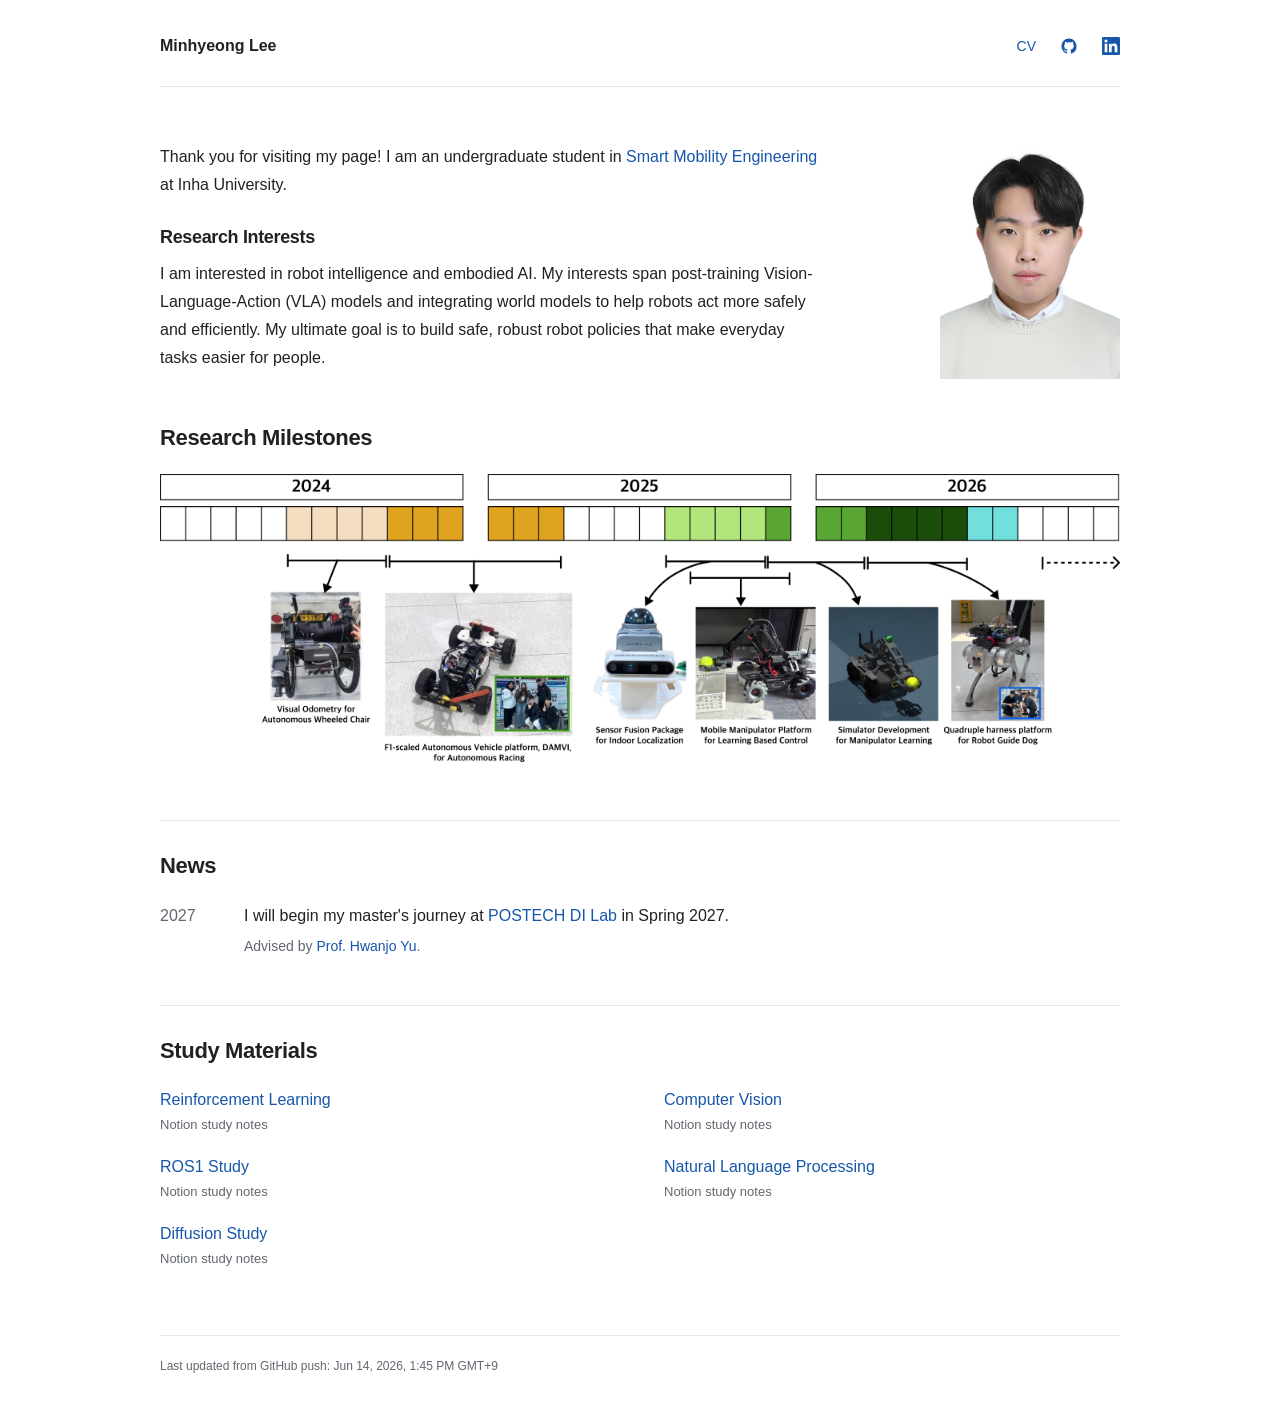
<file: docs/index.html>
<!doctype html>
<html lang="en">
  <head>
    <meta charset="utf-8" />
    <meta name="viewport" content="width=device-width, initial-scale=1" />
    <title>Minhyeong Lee</title>
    <meta
      name="description"
      content="Personal website of Minhyeong Lee: robotics research interests, news, CV, and study materials."
    />
    <link rel="stylesheet" href="style.css?v=23-academic" />
  </head>
  <body>
    <header class="site-header">
      <a class="brand" href="#about">Minhyeong Lee</a>
      <nav class="top-nav" aria-label="Primary navigation">
        <a href="23Oct_cv.pdf" target="_blank" rel="noopener noreferrer">CV</a>
        <a
          class="icon-link"
          href="https://github.com/12B-theDon"
          target="_blank"
          rel="noopener noreferrer"
          aria-label="GitHub profile"
          title="GitHub"
        >
          <svg viewBox="0 0 24 24" aria-hidden="true" fill="currentColor">
            <path
              d="M12 2C6.48 2 2 6.58 2 12.26c0 4.54 2.87 8.39 6.84 9.75.5.1.68-.22.68-.49 0-.24-.01-1.04-.01-1.89-2.78.62-3.37-1.22-3.37-1.22-.45-1.19-1.11-1.5-1.11-1.5-.91-.64.07-.63.07-.63 1 .07 1.53 1.06 1.53 1.06.89 1.56 2.34 1.11 2.91.85.09-.66.35-1.11.63-1.37-2.22-.26-4.56-1.14-4.56-5.07 0-1.12.39-2.03 1.03-2.75-.1-.26-.45-1.3.1-2.71 0 0 .84-.28 2.75 1.05A9.32 9.32 0 0 1 12 6.99c.85 0 1.71.12 2.51.35 1.91-1.33 2.75-1.05 2.75-1.05.55 1.41.2 2.45.1 2.71.64.72 1.03 1.63 1.03 2.75 0 3.94-2.34 4.8-4.57 5.06.36.32.68.94.68 1.9 0 1.37-.01 2.47-.01 2.81 0 .27.18.59.69.49A10.1 10.1 0 0 0 22 12.26C22 6.58 17.52 2 12 2Z"
            />
          </svg>
        </a>
        <a
          class="icon-link"
          href="https://www.linkedin.com/in/minhyeonglee247"
          target="_blank"
          rel="noopener noreferrer"
          aria-label="LinkedIn profile"
          title="LinkedIn"
        >
          <svg viewBox="0 0 24 24" aria-hidden="true" fill="currentColor">
            <path
              d="M20.45 20.45h-3.56v-5.58c0-1.33-.03-3.04-1.85-3.04-1.86 0-2.14 1.45-2.14 2.94v5.68H9.34V9h3.42v1.56h.05c.48-.9 1.64-1.85 3.37-1.85 3.6 0 4.27 2.37 4.27 5.46v6.28ZM5.32 7.43a2.06 2.06 0 1 1 0-4.12 2.06 2.06 0 0 1 0 4.12Zm1.78 13.02H3.54V9H7.1v11.45ZM22.23 0H1.77C.79 0 0 .77 0 1.72v20.56C0 23.23.79 24 1.77 24h20.46c.98 0 1.77-.77 1.77-1.72V1.72C24 .77 23.21 0 22.23 0Z"
            />
          </svg>
        </a>
      </nav>
    </header>

    <main>
      <section id="about" class="hero-card">
        <div class="about-copy">
          <p class="intro">
            Thank you for visiting my page! I am an undergraduate student in
            <a
              href="https://sme.inha.ac.kr/sme/index.do"
              target="_blank"
              rel="noopener noreferrer"
              >Smart Mobility Engineering</a
            > at Inha University.
          </p>
          <div class="interest-box">
            <h2>Research Interests</h2>
            <p>
              I am interested in robot intelligence and embodied AI. My interests
              span post-training Vision-Language-Action (VLA) models and
              integrating world models to help robots act more safely and
              efficiently. My ultimate goal is to build safe,
              robust robot policies that make everyday tasks easier for people.
            </p>
          </div>
        </div>

        <figure class="profile-card">
          <img src="profile.jpg" alt="Portrait of Minhyeong Lee" />
        </figure>

        <div class="about-milestone">
          <h2>Research Milestones</h2>
          <figure class="milestone">
            <img
              src="biography-timeline.png?v=2"
              alt="Life milestone timeline from 2024 to 2026 with robotics project images"
            />
          </figure>
        </div>
      </section>

      <section class="section-card" aria-labelledby="news">
        <h2 id="news">News</h2>
        <div class="news-list">
          <article class="news-item">
            <div class="news-year">2027</div>
            <div class="news-text">
              <p class="news-main">
                <span>
                  I will begin my master's journey at
                  <strong>
                    <a
                      class="lab-link"
                      href="https://di.postech.ac.kr/di/index.do"
                      target="_blank"
                      rel="noopener noreferrer"
                      >POSTECH DI Lab</a
                    >
                  </strong>
                  in Spring 2027.
                </span>
              </p>
              <p class="news-sub">
                Advised by
                <a
                  href="https://scholar.google.com/citations?user=LbrCa7EAAAAJ&amp;hl=en"
                  target="_blank"
                  rel="noopener noreferrer"
                  >Prof. Hwanjo Yu</a
                >.
              </p>
            </div>
          </article>
        </div>
      </section>

      <section id="study-materials" class="section-card">
        <h2>Study Materials</h2>
        <div class="material-list">
          <a
            class="material-link"
            href="https://app.notion.com/p/Reinforcement-Learning-22a5215b8741805fa5a8fa1647658f5e?source=copy_link"
            target="_blank"
            rel="noopener noreferrer"
          >
            <span class="material-title">Reinforcement Learning</span>
            <span class="material-url">Notion study notes</span>
          </a>
          <a
            class="material-link"
            href="https://app.notion.com/p/Computer-Vision-37f5215b87418096bd1cf26345da79f6?source=copy_link"
            target="_blank"
            rel="noopener noreferrer"
          >
            <span class="material-title">Computer Vision</span>
            <span class="material-url">Notion study notes</span>
          </a>
          <a
            class="material-link"
            href="https://app.notion.com/p/ROS1-4713e57305c44ce68ee386a9f49a5ebf?source=copy_link"
            target="_blank"
            rel="noopener noreferrer"
          >
            <span class="material-title">ROS1 Study</span>
            <span class="material-url">Notion study notes</span>
          </a>
          <a
            class="material-link"
            href="https://app.notion.com/p/On-process-Natural-Language-Processing-3f35215b874180c2bdbacb1f0d28beaf?source=copy_link"
            target="_blank"
            rel="noopener noreferrer"
          >
            <span class="material-title">Natural Language Processing</span>
            <span class="material-url">Notion study notes</span>
          </a>
          <a
            class="material-link"
            href="https://app.notion.com/p/On-process-Diffusion-Study-4065215b8741806d8a01ca4d6896ffa7?source=copy_link"
            target="_blank"
            rel="noopener noreferrer"
          >
            <span class="material-title">Diffusion Study</span>
            <span class="material-url">Notion study notes</span>
          </a>
        </div>
      </section>
    </main>
    <footer class="site-footer">
      <span>Last updated from GitHub push:</span>
      <time id="last-updated" datetime="2026-06-14T13:45:54+09:00">
        Jun 14, 2026, 1:45 PM KST
      </time>
    </footer>
    <script>
      const lastUpdated = document.querySelector("#last-updated");

      const formatUpdatedAt = (date) =>
        new Intl.DateTimeFormat("en-US", {
          year: "numeric",
          month: "short",
          day: "numeric",
          hour: "numeric",
          minute: "2-digit",
          timeZone: "Asia/Seoul",
          timeZoneName: "short",
        }).format(date);

      fetch("https://api.github.com/repos/12B-theDon/12B-theDon.github.io")
        .then((response) => {
          if (!response.ok) {
            throw new Error("Unable to load GitHub repository metadata.");
          }

          return response.json();
        })
        .then((repo) => {
          if (!repo.pushed_at || !lastUpdated) {
            return;
          }

          const pushedAt = new Date(repo.pushed_at);
          lastUpdated.dateTime = pushedAt.toISOString();
          lastUpdated.textContent = formatUpdatedAt(pushedAt);
        })
        .catch(() => {
          if (!lastUpdated) {
            return;
          }

          lastUpdated.textContent = formatUpdatedAt(
            new Date(lastUpdated.dateTime)
          );
        });
    </script>
  </body>
</html>
</file>
<file: docs/style.css>
:root {
  color-scheme: light;
  --text: #202124;
  --muted: #62676f;
  --link: #1756a9;
  --line: #e5e7eb;
}
* { box-sizing: border-box; }
html { scroll-behavior: smooth; scroll-padding-top: 24px; }
body {
  margin: 0;
  background: #fff;
  color: var(--text);
  font-family: -apple-system, BlinkMacSystemFont, "Segoe UI", Arial, sans-serif;
  font-size: 16px;
  line-height: 1.75;
  -webkit-font-smoothing: antialiased;
}
a { color: var(--link); text-decoration: none; text-underline-offset: 4px; }
a:hover { text-decoration: underline; }
a:focus-visible { outline: 2px solid var(--link); outline-offset: 5px; }
.site-header, main, .site-footer { width: min(960px, calc(100% - 64px)); margin-inline: auto; }
.site-header {
  display: flex;
  align-items: center;
  justify-content: space-between;
  gap: 24px;
  padding: 28px 0 22px;
  border-bottom: 1px solid var(--line);
}
.brand { color: var(--text); font-size: 16px; font-weight: 600; }
.top-nav { display: flex; align-items: center; gap: 24px; }
.top-nav a { display: inline-flex; align-items: center; min-height: 36px; font-size: 14px; }
.icon-link svg { width: 18px; height: 18px; }
main { padding: 56px 0 64px; }
h2, p { margin-top: 0; }
h2 { margin-bottom: 20px; font-size: 22px; line-height: 1.4; font-weight: 600; letter-spacing: -0.35px; }
p { margin-bottom: 18px; }
.hero-card { display: grid; grid-template-columns: minmax(0, 1fr) 180px; column-gap: 64px; row-gap: 44px; align-items: start; }
.about-copy { max-width: 660px; }
.intro { margin-bottom: 26px; }
.interest-box h2 { font-size: 18px; margin-bottom: 10px; }
.interest-box p { margin-bottom: 0; }
.profile-card { margin: 5px 0 0; }
.profile-card img { display: block; width: 100%; height: auto; border-radius: 2px; }
.about-milestone { grid-column: 1 / -1; min-width: 0; }
.milestone { margin: 0; overflow-x: auto; }
.milestone img { display: block; width: 100%; height: auto; }
.section-card { margin-top: 46px; padding-top: 30px; border-top: 1px solid var(--line); }
.news-list { display: grid; gap: 20px; }
.news-item { display: grid; grid-template-columns: 64px minmax(0, 1fr); gap: 20px; }
.news-year { color: var(--muted); font-variant-numeric: tabular-nums; }
.news-main { margin-bottom: 4px; }
.news-main strong { font-weight: 500; }
.news-sub { margin: 0; color: var(--muted); font-size: 14px; }
.material-list { display: grid; grid-template-columns: repeat(2, minmax(0, 1fr)); gap: 16px 48px; }
.material-link { display: flex; flex-direction: column; align-items: flex-start; }
.material-title { font-weight: 500; }
.material-url { font-size: 13px; color: var(--muted); }
.site-footer { border-top: 1px solid var(--line); padding: 20px 0 30px; color: var(--muted); font-size: 12px; }
@media (max-width: 640px) {
  .site-header, main, .site-footer { width: calc(100% - 40px); }
  .site-header { flex-wrap: wrap; gap: 10px; padding-top: 20px; }
  .top-nav { gap: 22px; }
  main { padding-top: 36px; }
  .hero-card { grid-template-columns: minmax(0, 1fr) 110px; gap: 28px 20px; }
  .about-copy { display: contents; }
  .profile-card { grid-column: 2; grid-row: 1; margin: 0; }
  .interest-box { grid-column: 1 / -1; }
  .intro { grid-column: 1; grid-row: 1; margin: 0; }
  .milestone img { min-width: 740px; }
  .material-list { grid-template-columns: 1fr; gap: 18px; }
  .section-card { margin-top: 32px; padding-top: 24px; }
  .news-item { grid-template-columns: 44px minmax(0, 1fr); gap: 14px; }
}
@media (prefers-reduced-motion: reduce) { html { scroll-behavior: auto; } }
</file>
